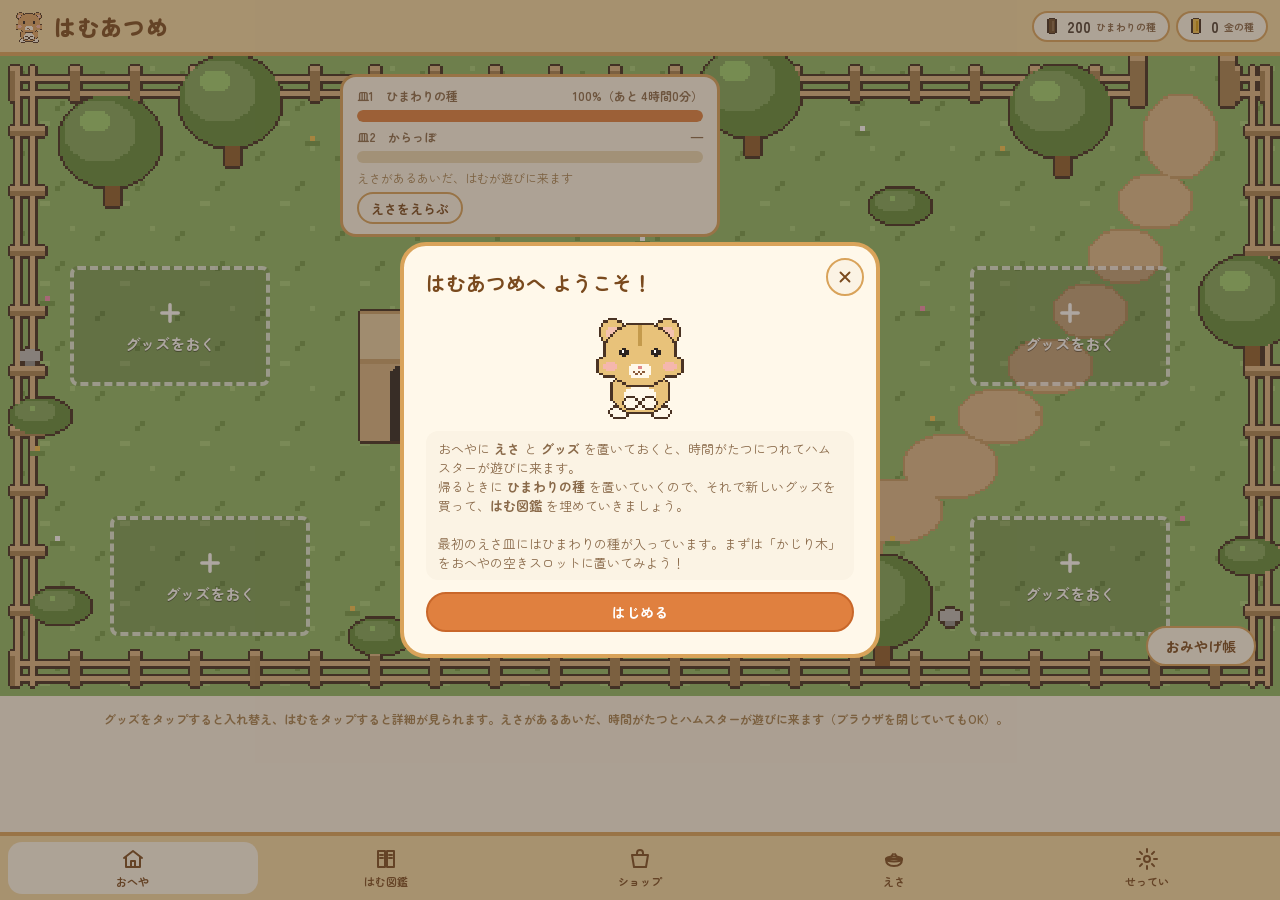
<file: index.html>
<!doctype html>
<html lang="ja">
<head>
<meta charset="utf-8">
<meta name="viewport" content="width=device-width, initial-scale=1, viewport-fit=cover">
<title>はむあつめ</title>
<meta name="description" content="えさとグッズを置いて、ハムスターを集める放置ゲーム。">
<link rel="preconnect" href="https://fonts.googleapis.com">
<link rel="stylesheet" href="https://fonts.googleapis.com/css2?family=Zen+Maru+Gothic:wght@500;700;900&display=swap">
<link rel="stylesheet" href="css/style.css">
<link rel="icon" href="data:image/svg+xml,%3Csvg xmlns='http://www.w3.org/2000/svg' viewBox='0 0 100 100'%3E%3Ccircle cx='27' cy='31' r='10' fill='%23e0a565'/%3E%3Ccircle cx='73' cy='31' r='10' fill='%23e0a565'/%3E%3Cpath d='M50 22 C22 22 12 50 14 70 C16 92 84 92 86 70 C88 50 78 22 50 22 Z' fill='%23e0a565'/%3E%3Ccircle cx='38' cy='50' r='4' fill='%232b2320'/%3E%3Ccircle cx='62' cy='50' r='4' fill='%232b2320'/%3E%3C/svg%3E">
</head>
<body>
<div id="app">
  <header class="topbar">
    <div class="logo" id="logo"></div>
    <div class="spacer"></div>
    <div class="wallet" id="wallet"></div>
  </header>

  <main id="screen" class="screen"></main>

  <nav class="bottomnav" id="nav"></nav>
</div>
<div id="toasts" class="toasts"></div>
<div id="modal-root"></div>

<script src="js/data.js"></script>
<script src="js/art.js"></script>
<script src="js/game.js"></script>
<script src="js/ui.js"></script>
<script src="js/main.js"></script>
</body>
</html>
</file>
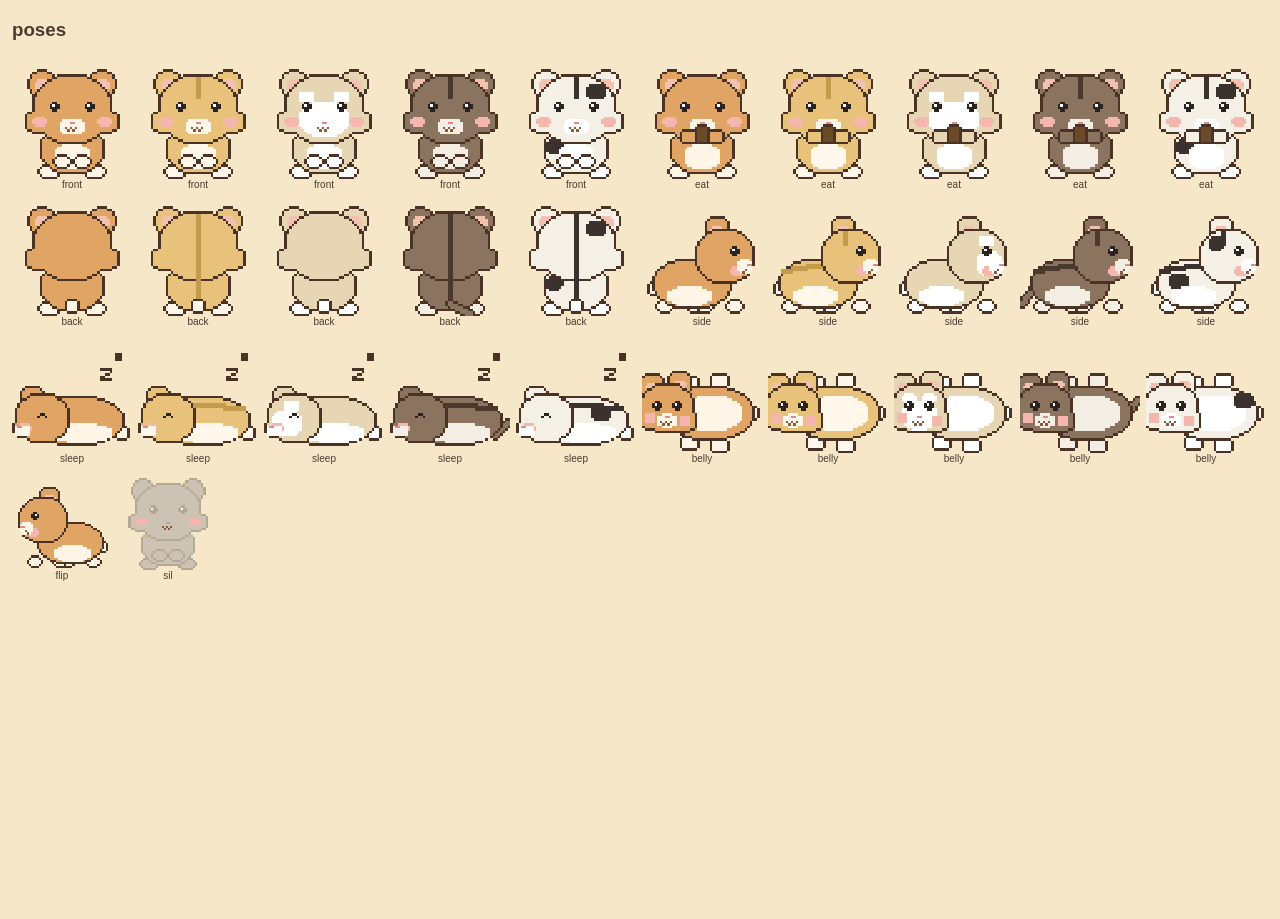
<file: design/sprites.html>
<!doctype html><html lang="ja"><head><meta charset="utf-8"><title>はむあつめ スプライト一覧（?sec=poses|all|items|bowls|room）</title>
<link rel="stylesheet" href="../css/style.css"><style>body{margin:12px;background:#f6e7c8;font-family:sans-serif}.row{display:flex;flex-wrap:wrap;gap:6px;align-items:flex-end}.c{text-align:center;font-size:10px}.stage{width:1280px;height:640px;position:relative;background:#8cb864;transform:scale(.5);transform-origin:0 0}.stage .bg{position:absolute;left:0;top:0}#wrap{height:330px}</style></head>
<body>
<h3>poses</h3><div class="row" id="poses"></div>
<h3>all hamsters</h3><div class="row" id="all"></div>
<h3>items</h3><div class="row" id="items"></div>
<h3>bowls</h3><div class="row" id="bowls"></div>
<h3>room</h3><div id="wrap"><div class="stage" id="room"></div></div>
<script src="../js/data.js"></script><script src="../js/art.js"></script>
<script>
const D=window.HamuData,A=window.HamuArt;const sec=new URLSearchParams(location.search).get('sec')||'poses';document.querySelectorAll('h3').forEach(h=>{const id=h.nextElementSibling.id==='wrap'?'room':h.nextElementSibling.id;if(id!==sec){h.remove();}});['poses','all','items','bowls','wrap'].forEach(id=>{const k=id==='wrap'?'room':id;if(k!==sec)document.getElementById(id).remove();});const $=(id)=>document.getElementById(id)||{set innerHTML(v){}};
const gold=D.hamsterById.golden, pud=D.hamsterById.djun_pudding, robo=D.hamsterById.robo_white, chin=D.hamsterById.chinese, dal=D.hamsterById.golden_dalm;
let h='';
for (const pose of A.POSE_LIST) for (const ham of [gold,pud,robo,chin,dal]) h+=`<div class="c">${A.hamster({colors:ham.colors,pose,size:120,tail:ham.colors.tail,anim:true})}${pose}</div>`;
h+=`<div class="c">${A.hamster({colors:gold.colors,pose:'side',flip:true,size:100})}flip</div><div class="c">${A.hamster({colors:gold.colors,pose:'front',size:100,silhouette:true})}sil</div>`;
$('poses').innerHTML=h;
$('all').innerHTML=D.HAMSTERS.map(x=>`<div class="c">${A.hamster({colors:x.colors,pose:'front',size:80,accessory:x.accessory,tail:x.colors.tail})}${x.name.slice(0,8)}</div>`).join('')+D.HAMSTERS.filter(x=>x.accessory).map(x=>A.POSE_LIST.map(p=>`<div class="c">${A.hamster({colors:x.colors,pose:p,size:80,accessory:x.accessory})}${x.accessory}/${p}</div>`).join('')).join('');
$('items').innerHTML=D.ITEMS.map(i=>`<div class="c">${A.item(i.id)}${i.name}</div>`).join('');
$('bowls').innerHTML=D.FOODS.map(f=>`<div class="c">${A.bowl(f.id,100)}${f.name}</div>`).join('')+`<div class="c">${A.bowl('seed',20)}20%</div><div class="c">${A.bowl('seed',0)}0%</div>`+`<div class="c">${A.hamster({colors:D.hamsterById.golden.colors,pose:'eat',size:120})}くらべる</div>`+A.ICONS.seed+A.ICONS.gold+A.ICONS.star(true)+A.ICONS.star(false);
$('room').innerHTML=A.room();
window.onerror=(m)=>{document.body.insertAdjacentHTML('afterbegin','<pre style="color:red">'+m+'</pre>')};
</script></body></html>
</file>
<file: css/style.css>
:root {
  --bg: #fbf3e4;
  --bg-2: #f6e7c8;
  --wall: #fdf6e9;
  --card: #fff8ea;
  --card-dim: #f3ecdd;
  --bar: #f3d9a4;
  --line: #d9a35a;
  --line-soft: #e6cfa3;
  --text: #4a3b2f;
  --text-2: #8a6a4a;
  --text-3: #a5804f;
  --brown: #7a4a1e;
  --accent: #e0803f;
  --accent-dark: #c9672a;
  --green: #7fa65a;
  --red: #d9534f;
  --track: #ecd9b3;
  --radius: 16px;
  --font: "Zen Maru Gothic", "Hiragino Maru Gothic ProN", "BIZ UDPGothic", "Yu Gothic", sans-serif;
}
* { box-sizing: border-box; }
html, body { margin: 0; height: 100%; }
body { font-family: var(--font); background: var(--bg); color: var(--text); -webkit-tap-highlight-color: transparent; overscroll-behavior: none; }
button { font-family: inherit; cursor: pointer; }
input, textarea { font-family: inherit; }

#app { display: flex; flex-direction: column; min-height: 100vh; min-height: 100dvh; }

/* ---- ヘッダー ---- */
.topbar { position: sticky; top: 0; z-index: 20; height: 56px; padding: 0 12px; display: flex; align-items: center; gap: 10px; background: var(--bar); border-bottom: 4px solid var(--line); }
.logo { display: flex; align-items: center; gap: 8px; font-size: 22px; font-weight: 900; color: var(--brown); letter-spacing: 1px; }
.logo svg { width: 34px; height: 34px; }
.spacer { flex-grow: 1; }
.wallet { display: flex; gap: 6px; }
.coin { display: flex; align-items: center; gap: 5px; background: var(--card); border: 2px solid var(--line); border-radius: 999px; padding: 3px 12px 3px 8px; font-weight: 700; font-size: 15px; }
.coin small { font-size: 10px; color: var(--text-2); font-weight: 700; }

/* ---- ナビ ---- */
.bottomnav { position: sticky; bottom: 0; z-index: 20; display: grid; grid-template-columns: repeat(5, minmax(0, 1fr)); gap: 4px; padding: 6px 8px calc(6px + env(safe-area-inset-bottom)); background: var(--bar); border-top: 4px solid var(--line); }
.navbtn { display: flex; flex-direction: column; align-items: center; justify-content: center; gap: 2px; min-height: 52px; border: 0; border-radius: 14px; background: transparent; color: var(--brown); font-size: 11px; font-weight: 700; }
.navbtn svg { width: 24px; height: 24px; }
.navbtn.active { background: var(--card); }
.navbtn .badge { position: absolute; }

/* ---- 画面 ---- */
.screen { flex-grow: 1; display: flex; flex-direction: column; }
.page { padding: 14px 14px 20px; display: flex; flex-direction: column; gap: 12px; max-width: 1100px; width: 100%; margin: 0 auto; }
.page-head { display: flex; align-items: center; gap: 12px; flex-wrap: wrap; }
.page-title { font-size: 22px; font-weight: 900; color: var(--brown); }
.muted { color: var(--text-3); font-size: 12px; font-weight: 700; }

/* ---- おへや ---- */
.room-wrap { width: 100%; overflow-x: auto; overflow-y: hidden; background: var(--bg-2); -webkit-overflow-scrolling: touch; }
.stage-inner { position: relative; overflow: hidden; }
.stage { position: relative; width: 1280px; height: 640px; transform-origin: 0 0; background: #8cb864; overflow: hidden; }
.stage .bg { position: absolute; left: 0; top: 0; width: 1280px; height: 640px; pointer-events: none; }
.slot { position: absolute; display: flex; align-items: flex-end; justify-content: center; }
.slot-empty { border: 4px dashed rgba(255,255,255,.75); border-radius: 8px; display: flex; flex-direction: column; align-items: center; justify-content: center; gap: 6px; color: #fff; text-shadow: 0 1px 0 rgba(0,0,0,.45); font-size: 15px; font-weight: 700; background: rgba(0,0,0,.14); cursor: pointer; }
.slot-empty:hover { background: rgba(255,255,255,.28); }
.slot-item { position: relative; width: 100%; height: 100%; }
.slot-item > .item-art { position: absolute; left: 50%; bottom: 0; transform: translateX(-50%); cursor: pointer; }
.slot-item .item-label { display: none; position: absolute; left: 50%; bottom: -4px; transform: translateX(-50%); font-size: 12px; font-weight: 700; color: var(--text-2); background: rgba(255,255,255,.8); border-radius: 999px; padding: 1px 10px; white-space: nowrap; pointer-events: none; }
.visitor { position: absolute; display: flex; flex-direction: column; align-items: center; cursor: pointer; transform: translate(-50%, -100%); transition: transform .2s; }
.visitor:hover { transform: translate(-50%, -100%) scale(1.06); }
.visitor .name { font-size: 12px; font-weight: 700; color: var(--brown); background: rgba(255,255,255,.88); border-radius: 999px; padding: 2px 10px; white-space: nowrap; margin-top: -2px; }
.visitor.new .name::before { content: "NEW "; color: var(--red); }
.bowl-slot { position: absolute; display: flex; align-items: flex-end; justify-content: center; }
.bowl-slot .item-art { width: 100%; height: 100%; cursor: pointer; }
.hud { position: absolute; left: 340px; top: 18px; width: 380px; background: var(--card); border: 3px solid var(--line); border-radius: 16px; padding: 10px 14px; display: flex; flex-direction: column; gap: 6px; }
.hud .row { display: flex; justify-content: space-between; gap: 8px; white-space: nowrap; font-size: 12px; font-weight: 700; color: var(--text-2); }
.gauge { height: 12px; background: var(--track); border-radius: 999px; overflow: hidden; }
.gauge > div { height: 100%; background: var(--accent); border-radius: 999px; transition: width .4s; }
.hud .small { font-size: 12px; color: var(--text-3); }
.hud .btn { align-self: flex-start; }
.hud-mobile { display: none; position: static; width: auto; }
.stage-btn { position: absolute; right: 24px; top: 570px; }
.hamu { display: block; }
.hamu, .item-art, .stage .bg { image-rendering: pixelated; }
/* 2フレームアニメ: f1/f2 を CSS で切り替える（alt = 交互、blink = たまに 2 枚目） */
.hamu .f2 { visibility: hidden; }
.hamu.anim .f1, .hamu.anim .f2 { animation-duration: var(--dur, 1s); animation-timing-function: steps(1, end); animation-iteration-count: infinite; }
.hamu.anim-alt .f1 { animation-name: hf-a; } .hamu.anim-alt .f2 { animation-name: hf-b; }
.hamu.anim-blink .f1 { animation-name: hb-a; } .hamu.anim-blink .f2 { animation-name: hb-b; }
@keyframes hf-a { 0%, 49.9% { visibility: visible; } 50%, 100% { visibility: hidden; } }
@keyframes hf-b { 0%, 49.9% { visibility: hidden; } 50%, 100% { visibility: visible; } }
@keyframes hb-a { 0%, 91.9% { visibility: visible; } 92%, 100% { visibility: hidden; } }
@keyframes hb-b { 0%, 91.9% { visibility: hidden; } 92%, 100% { visibility: visible; } }
.hamu.bob { animation: bob 2.4s ease-in-out infinite; }
@keyframes bob { 0%, 100% { transform: translateY(0); } 50% { transform: translateY(-3px); } }

/* ---- ボタン ---- */
.btn { display: inline-flex; align-items: center; justify-content: center; gap: 6px; min-height: 40px; padding: 6px 18px; border-radius: 999px; border: 2px solid var(--line); background: var(--card); color: var(--brown); font-size: 14px; font-weight: 700; }
.btn:hover { background: #fff; }
.btn.primary { background: var(--accent); border-color: var(--accent-dark); color: #fff; }
.btn.primary:hover { background: #e98e50; }
.btn.danger { background: #fff; border-color: var(--red); color: var(--red); }
.btn:disabled { opacity: .45; cursor: not-allowed; }
.btn.sm { min-height: 32px; padding: 2px 12px; font-size: 13px; }

/* ---- タブ ---- */
.tabs { display: flex; gap: 6px; overflow-x: auto; padding-bottom: 2px; scrollbar-width: none; }
.tabs::-webkit-scrollbar { display: none; }
.tab { flex: 0 0 auto; }
.tab.active { background: var(--accent); border-color: var(--accent-dark); color: #fff; }

/* ---- 図鑑 ---- */
.progress { display: flex; align-items: center; gap: 10px; margin-left: auto; }
.progress .num { font-size: 20px; font-weight: 900; color: var(--accent-dark); }
.progress .num small { font-size: 13px; color: var(--text-2); }
.progress .gauge { width: 140px; }
.grid { display: grid; grid-template-columns: repeat(auto-fill, minmax(150px, 1fr)); gap: 10px; }
.card { position: relative; display: flex; flex-direction: column; align-items: center; gap: 3px; padding: 22px 8px 10px; background: var(--card); border: 3px solid var(--line-soft); border-radius: 18px; cursor: pointer; text-align: center; }
.card:hover { border-color: var(--line); }
.card.unknown { background: var(--card-dim); border-color: #e6dcc6; color: var(--text-3); }
.card.rare { border-color: var(--accent); }
.card .no { position: absolute; left: 10px; top: 8px; font-size: 11px; font-weight: 700; color: var(--text-3); }
.card .rare-badge { position: absolute; right: 8px; top: 6px; font-size: 10px; font-weight: 900; color: #fff; background: var(--red); border-radius: 999px; padding: 2px 8px; }
.card .art { position: relative; width: 88px; height: 88px; }
.card .art .q { position: absolute; inset: 0; display: flex; align-items: center; justify-content: center; font-size: 34px; font-weight: 900; color: #fff; }
.card .nm { font-size: 13px; font-weight: 900; line-height: 1.25; }
.card .kind { font-size: 11px; color: var(--text-3); }
.card .vis { font-size: 11px; font-weight: 700; }

/* ---- リスト（ショップ・えさ） ---- */
.list { display: grid; grid-template-columns: repeat(auto-fill, minmax(300px, 1fr)); gap: 10px; }
.rowcard { display: flex; align-items: center; gap: 12px; padding: 10px 12px; background: var(--card); border: 3px solid var(--line-soft); border-radius: 18px; }
.rowcard.active { border-color: var(--green); }
.rowcard .thumb { flex: 0 0 96px; width: 96px; height: 76px; display: flex; align-items: center; justify-content: center; background: var(--bg-2); border-radius: 12px; }
.rowcard .thumb svg { width: 88px; height: 70px; }
.rowcard .body { flex-grow: 1; min-width: 0; display: flex; flex-direction: column; gap: 3px; }
.rowcard .ttl { font-size: 15px; font-weight: 900; }
.rowcard .desc { font-size: 12px; color: var(--text-2); }
.rowcard .meta { display: flex; align-items: center; gap: 8px; font-size: 12px; font-weight: 700; flex-wrap: wrap; }
.price { display: inline-flex; align-items: center; gap: 3px; }
.owned { color: var(--green); }
.rowcard .act { flex: 0 0 auto; display: flex; flex-direction: column; gap: 4px; align-items: stretch; }

/* ---- モーダル ---- */
.modal-bg { position: fixed; inset: 0; z-index: 50; background: rgba(74,59,47,.45); display: flex; align-items: center; justify-content: center; padding: 16px; animation: fade .15s; }
@keyframes fade { from { opacity: 0; } to { opacity: 1; } }
.modal { position: relative; width: 100%; max-width: 480px; max-height: 92vh; overflow: auto; background: var(--card); border: 4px solid var(--line); border-radius: 26px; padding: 22px; display: flex; flex-direction: column; gap: 12px; }
.modal .close { position: absolute; right: 12px; top: 12px; width: 38px; height: 38px; border-radius: 999px; border: 2px solid var(--line); background: var(--bg); display: flex; align-items: center; justify-content: center; }
.modal h2 { margin: 0; font-size: 20px; color: var(--brown); }
.detail-top { display: flex; align-items: center; gap: 16px; }
.detail-top .portrait { flex: 0 0 150px; width: 150px; height: 150px; background: var(--bg-2); border-radius: 22px; display: flex; align-items: center; justify-content: center; }
.detail-top .info { display: flex; flex-direction: column; gap: 4px; min-width: 0; }
.detail-top .nick { font-size: 22px; font-weight: 900; color: var(--brown); display: flex; align-items: center; gap: 6px; flex-wrap: wrap; }
.detail-top .species { font-size: 13px; font-weight: 700; }
.pill { display: inline-block; font-size: 11px; font-weight: 700; color: #fff; background: var(--green); border-radius: 999px; padding: 2px 10px; }
.pill.rare { background: var(--red); }
.stars { display: flex; gap: 2px; align-items: center; }
.stats { display: grid; grid-template-columns: repeat(2, minmax(0, 1fr)); gap: 8px; }
.stat { background: var(--bg); border-radius: 14px; padding: 8px 12px; display: flex; flex-direction: column; gap: 1px; }
.stat .k { font-size: 11px; color: var(--text-3); font-weight: 700; }
.stat .v { font-size: 15px; font-weight: 700; }
.chips { display: flex; gap: 6px; flex-wrap: wrap; }
.chip { font-size: 12px; font-weight: 700; border-radius: 999px; padding: 4px 12px; background: #fde7cf; color: var(--accent-dark); }
.chip.green { background: #e6f0d8; color: #5c7f3a; }
.chip.blue { background: #e3eef5; color: #4b7a99; }
.section-label { font-size: 12px; font-weight: 700; color: var(--text-3); }
.story { font-size: 13px; color: var(--text-2); background: var(--bg); border-radius: 12px; padding: 8px 12px; }
.nickrow { display: flex; gap: 6px; }
.nickrow input { flex-grow: 1; min-width: 0; font-size: 15px; font-weight: 700; padding: 8px 12px; border-radius: 12px; border: 2px solid var(--line); background: #fff; color: var(--text); }
.picker { display: grid; grid-template-columns: repeat(auto-fill, minmax(120px, 1fr)); gap: 8px; }
.pick { display: flex; flex-direction: column; align-items: center; gap: 4px; padding: 8px; background: var(--bg); border: 2px solid var(--line-soft); border-radius: 14px; font-size: 12px; font-weight: 700; color: var(--text); }
.pick:hover { border-color: var(--line); }
.pick svg { width: 90px; height: 72px; }
.pick .cnt { color: var(--green); font-size: 11px; }
.log { display: flex; flex-direction: column; gap: 6px; max-height: 50vh; overflow: auto; }
.log .entry { display: flex; align-items: center; gap: 8px; font-size: 13px; background: var(--bg); border-radius: 12px; padding: 6px 10px; }
.log .entry time { margin-left: auto; font-size: 11px; color: var(--text-3); }
textarea.save { width: 100%; min-height: 80px; font-size: 11px; border-radius: 12px; border: 2px solid var(--line); padding: 8px; }
.settings-row { display: flex; align-items: center; gap: 10px; flex-wrap: wrap; padding: 12px 14px; background: var(--card); border: 3px solid var(--line-soft); border-radius: 18px; }
.settings-row .ttl { font-weight: 900; min-width: 120px; }
.settings-row .desc { font-size: 12px; color: var(--text-2); width: 100%; }

/* ---- トースト ---- */
.toasts { position: fixed; left: 50%; top: 66px; transform: translateX(-50%); z-index: 60; display: flex; flex-direction: column; gap: 8px; width: min(92vw, 520px); pointer-events: none; }
.toast { display: flex; align-items: center; gap: 10px; background: #fff; border: 3px solid var(--accent); border-radius: 16px; padding: 10px 16px; box-shadow: 0 4px 0 var(--line); font-size: 14px; font-weight: 700; animation: pop .25s; }
.toast.info { border-color: var(--line); }
.toast .hamu { flex: 0 0 auto; }
@keyframes pop { from { transform: translateY(-10px); opacity: 0; } to { transform: none; opacity: 1; } }

/* ---- ポーズ一覧（設定内おまけ） ---- */
.poses { display: flex; gap: 8px; flex-wrap: wrap; }

@media (max-width: 640px) {
  .stage .hud { display: none; }
  .hud-mobile { display: flex; }
  .logo { font-size: 18px; }
  .coin { font-size: 13px; padding: 2px 10px 2px 6px; }
  .coin small { display: none; }
  .page { padding: 10px 10px 16px; }
  .grid { grid-template-columns: repeat(auto-fill, minmax(120px, 1fr)); }
  .card .art { width: 72px; height: 72px; }
  .detail-top .portrait { flex-basis: 110px; width: 110px; height: 110px; }
  .modal { padding: 18px; }
}
</file>
